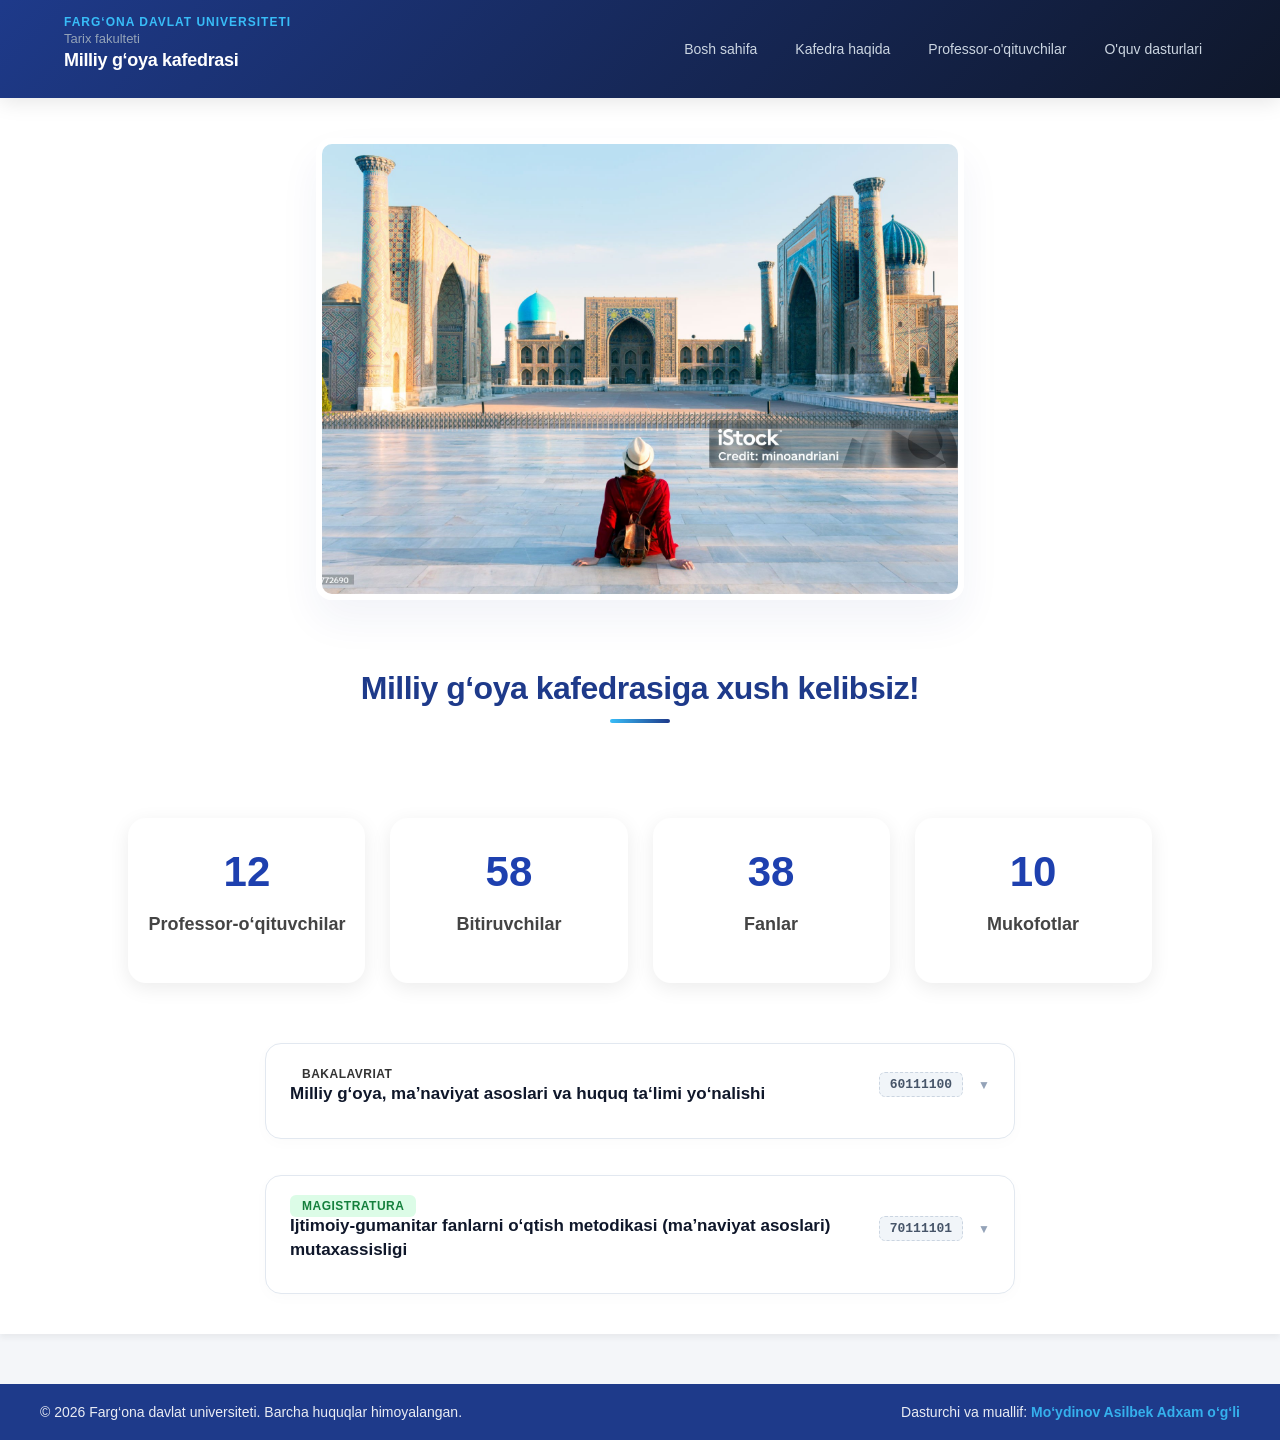
<file: index.html>
<!DOCTYPE html>
<html lang="uz">
<head>
    <meta charset="UTF-8">
    <meta name="viewport" content="width=device-width, initial-scale=1.0">
    <title>Milliy g‘oya kafedrasi</title>
    <link rel="stylesheet" href="style.css">
</head>
<body>

    <header>
        <div class="logo-area">
            <span class="univ-name">Farg‘ona davlat universiteti</span>
            <span class="faculty-name">Tarix fakulteti</span>
            <h1 class="dept-name">Milliy g‘oya kafedrasi</h1>
        </div>

        <nav>
            <a href="index.html">Bosh sahifa</a>
            <a href="about.html">Kafedra haqida</a>
            <a href="teachers.html">Professor-o'qituvchilar</a>
            <a href="#syllabus">O'quv dasturlari</a>
        </nav>
    </header>

    <section id="home">
        <div id="hero">
            <img src="bino.jpg" alt="Universitet binosi" class="banner-img">
        </div>

        <div class="welcome-section">
            <h2>Milliy g‘oya kafedrasiga xush kelibsiz!</h2>
            <section class="stats-section">
    <div class="stat-card">
        <span class="stat-number" data-target="12">0</span>
        <h3>Professor-o‘qituvchilar</h3>
    </div>

    <div class="stat-card">
        <span class="stat-number" data-target="58">0</span>
        <h3>Bitiruvchilar</h3>
    </div>

    <div class="stat-card">
        <span class="stat-number" data-target="38">0</span>
        <h3>Fanlar</h3>
    </div>

    <div class="stat-card">
        <span class="stat-number" data-target="10">0</span>
        <h3>Mukofotlar</h3>
    </div>
</section>
            <div class="program-grid">
                
                                   
                   <div class="program-card">
    <div class="program-header" onclick="toggleProgram('bakalavr-content', this)">
        <div>
            <span class="program-badge">Bakalavriat</span>
            <h3 class="program-title">Milliy g‘oya, ma’naviyat asoslari va huquq ta‘limi yo‘nalishi</h3>
        </div>
        <div class="right-area">
            <span class="program-code">60111100</span>
            <span class="arrow">▼</span>
        </div>
    </div>

    <div id="bakalavr-content" class="accordion-content">
        <div class="sub-menu-grid">
            <a href="docs/malaka_bakalavr.pdf" target="_blank" class="sub-menu-item">
                <span class="icon">📋</span>
                <div>
                    <h4>Malaka talablari</h4>
                    <p>Davlat ta'lim standartlari</p>
                </div>
            </a>
            <a href="docs/reja_bakalavr.pdf" target="_blank" class="sub-menu-item">
                <span class="icon">📅</span>
                <div>
                    <h4>O‘quv rejalar</h4>
                    <p>Fanlar taqsimoti va semestrlar</p>
                </div>
            </a>
            <a href="docs/dastur_bakalavr.pdf" target="_blank" class="sub-menu-item">
                <span class="icon">📚</span>
                <div>
                    <h4>O‘quv dasturlari</h4>
                    <p>Fanlar mundarijasi va dasturi</p>
                </div>
            </a>
            <a href="bitiruvchilar.html" class="sub-menu-item">
                <span class="icon">🎓</span>
                <div>
                    <h4>Bitiruvchilar</h4>
                    <p>Talabalar ro'yxati va yutuqlari</p>
                </div>
            </a>
            <a href="iqtidorli_talabalar.html" class="sub-menu-item">
                <span class="icon">⭐</span>
                <div>
                    <h4>Iqtidorli talabalar</h4>
                    <p>Yutuqlar va ilmiy faoliyatlar</p>
                </div>
            </a>
        </div>
    </div>
</div>

<div class="program-card">
    <div class="program-header" onclick="toggleProgram('magistr-content', this)">
        <div>
            <span class="program-badge master">Magistratura</span>
            <h3 class="program-title">Ijtimoiy-gumanitar fanlarni o‘qtish metodikasi (ma’naviyat asoslari) mutaxassisligi</h3>
        </div>
        <div class="right-area">
            <span class="program-code">70111101</span>
            <span class="arrow">▼</span>
        </div>
    </div>
    
    <div id="magistr-content" class="accordion-content">
        <div class="sub-menu-grid">
            <a href="docs/malaka_magistr.pdf" target="_blank" class="sub-menu-item">
                <span class="icon">📋</span>
                <div>
                    <h4>Malaka talablari</h4>
                    <p>Magistratura mutaxassislik talablari</p>
                </div>
            </a>
            <a href="docs/reja_magistr.pdf" target="_blank" class="sub-menu-item">
                <span class="icon">📅</span>
                <div>
                    <h4>O‘quv rejalar</h4>
                    <p>Ilmiy va o'quv rejalari majmuasi</p>
                </div>
            </a>
            <a href="docs/dastur_magistr.pdf" target="_blank" class="sub-menu-item">
                <span class="icon">📚</span>
                <div>
                    <h4>O‘quv dasturlari</h4>
                    <p>Mutaxassislik fanlari dasturlari</p>
                </div>
            </a>
        </div>
    </div>
</div>

            </div> </div> </section> <script>
        function toggleProgram(contentId, headerElement) {
            const content = document.getElementById(contentId);
            const card = headerElement.parentElement;
            const arrow = headerElement.querySelector('.arrow');
            
            // Faol klasni o'zgartirish
            card.classList.toggle('active');
            
            if (card.classList.contains('active')) {
                // Ichidagi tugmalarning haqiqiy balandligini o'lchab ochadi
                content.style.maxHeight = content.scrollHeight + "px";
                arrow.style.transform = "rotate(180deg)";
            } else {
                // Yopilganda balandlikni nol qiladi
                content.style.maxHeight = "0";
                arrow.style.transform = "rotate(0deg)";
           }
}
</script>

<!-- --- SAYTNING ENG PASTKI MUALLIF QISMI (FOOTER) --- -->
<footer class="site-footer">
    <div class="footer-container">
        <p class="copyright">&copy; 2026 Farg‘ona davlat universiteti. Barcha huquqlar himoyalangan.</p>
        <p class="developer">Dasturchi va muallif: <a href="Mo‘ydinov Asilbek Adxam o‘g‘li" target="_blank">Mo‘ydinov Asilbek Adxam o‘g‘li</a></p>
    </div>
</footer>
<script>
const counters = document.querySelectorAll('.stat-number');
counters.forEach(counter => {
    const updateCounter = () => {
        const target = +counter.getAttribute('data-target');
        const count = +counter.innerText;
        const increment = target / 100;
        if(count < target){
            counter.innerText = Math.ceil(count + increment);
            setTimeout(updateCounter, 20);
        } else {
            counter.innerText = target;
        }
    };
    updateCounter();
});
</script>
</body>
</html>
</file>
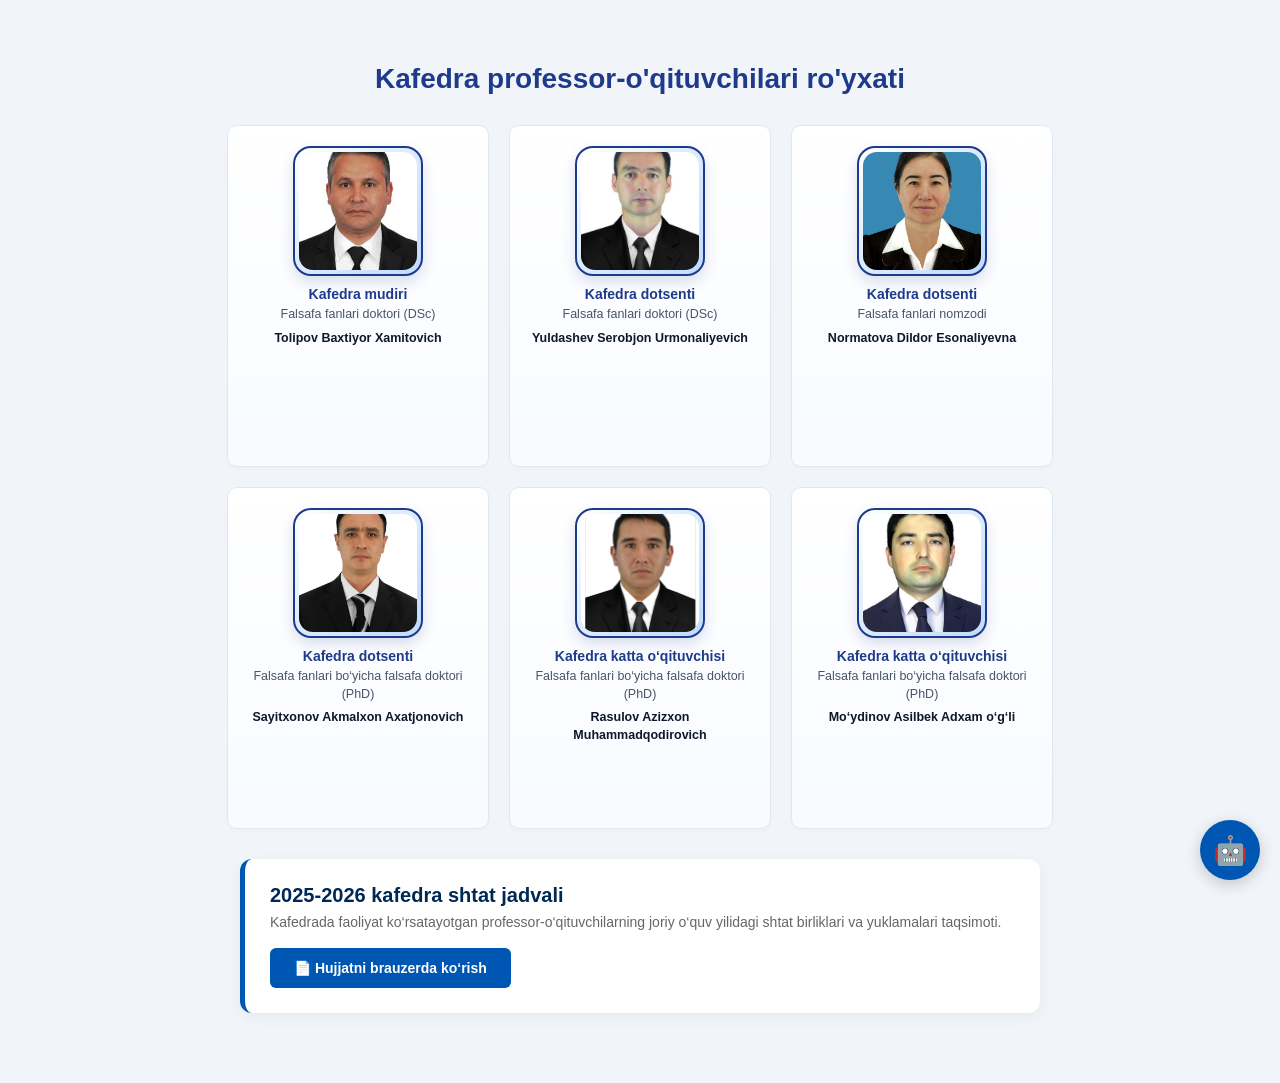
<file: teachers.html>
<!DOCTYPE html>
<html lang="uz">
<head>
    <meta charset="UTF-8">
    <meta name="viewport" content="width=device-width, initial-scale=1.0">
    <title>Kafedra professor-o'qituvchilari</title>
    <link rel="stylesheet" href="style.css">
    <style>
        body {
            font-family: 'Segoe UI', sans-serif;
            background-color: #f1f5f9;
            margin: 0;
            padding: 40px 20px;
        }
        .teachers-container {
            max-width: 1000px;
            margin: 0 auto;
            text-align: center;
        }
        .teachers-container h2 {
            color: #1e3a8a;
            margin-bottom: 30px;
            font-size: 28px;
        }
    </style>
</head>
<body>

    <div class="teachers-container">
        <h2>Kafedra professor-o'qituvchilari ro'yxati</h2>
        
        <div class="teacher-grid">
            <!-- 1-O'qituvchi -->
            <div class="teacher-card">
                <div class="teacher-avatar">
                    <img src="mudir.jpg" alt="Kafedra mudiri" class="teacher-avatar-img">
                </div>
                <p class="role">Kafedra mudiri</p>
                <p class="degree">Falsafa fanlari doktori (DSc)</p>
                <p class="full-name">Tolipov Baxtiyor Xamitovich</p>
            </div>
            
            <!-- 2-O'qituvchi -->
            <div class="teacher-card">
                <div class="teacher-avatar">
                    <img src="serobaka.jpg" alt="Kafedra dotsenti" class="teacher-avatar-img">
                </div>
                <p class="role">Kafedra dotsenti</p>
                <p class="degree">Falsafa fanlari doktori (DSc)</p>
                <p class="full-name">Yuldashev Serobjon Urmonaliyevich</p>
            </div>

            <!-- 3-O'qituvchi -->
            <div class="teacher-card">
                <div class="teacher-avatar">
                    <img src="Normatova.jpg" alt="Kafedra dotsenti" class="teacher-avatar-img">
                </div>
                <p class="role">Kafedra dotsenti</p>
                <p class="degree">Falsafa fanlari nomzodi</p>
                <p class="full-name">Normatova Dildor Esonaliyevna</p>
            </div>

            <!-- 4-O'qituvchi -->
            <div class="teacher-card">
                <div class="teacher-avatar">
                    <img src="akmalxonaka.jpg" alt="Kafedra dotsenti" class="teacher-avatar-img">
                </div>
                <p class="role">Kafedra dotsenti</p>
                <p class="degree">Falsafa fanlari bo‘yicha falsafa doktori (PhD)</p>
                <p class="full-name">Sayitxonov Akmalxon Axatjonovich</p>
            </div>

            <!-- 5-O'qituvchi -->
            <div class="teacher-card">
                <div class="teacher-avatar">
                    <img src="Azizxon.jpg" alt="Kafedra katta o'qituvchisi" class="teacher-avatar-img">
                </div>
                <p class="role">Kafedra katta o‘qituvchisi</p>
                <p class="degree">Falsafa fanlari bo‘yicha falsafa doktori (PhD)</p>
                <p class="full-name">Rasulov Azizxon Muhammadqodirovich</p>
            </div>

            <!-- 6-O'qituvchi -->
            <div class="teacher-card">
                <div class="teacher-avatar">
                    <img src="Asilbek.jpg" alt="Kafedra katta o'qituvchisi" class="teacher-avatar-img">
                </div>
                <p class="role">Kafedra katta o‘qituvchisi</p>
                <p class="degree">Falsafa fanlari bo‘yicha falsafa doktori (PhD)</p>
                <p class="full-name">Mo‘ydinov Asilbek Adxam o‘g‘li</p>
            </div>
        </div>
    </div>
<!-- Professor-o'qituvchilar ro'yxatidan keyin joylashtiriladi -->
<section class="shtat-section" style="margin: 30px auto; max-width: 800px; padding: 0 15px;">
        <div class="shtat-container">
            <div class="shtat-card" style="background-color: #ffffff; border-radius: 12px; padding: 25px; box-shadow: 0 4px 15px rgba(0, 0, 0, 0.05); border-left: 5px solid #0056b3; display: flex; flex-direction: column; gap: 15px;">
                
                <div class="shtat-info">
                    <h3 style="margin: 0 0 5px 0; color: #002855; font-size: 20px;">2025-2026 kafedra shtat jadvali</h3>
                    <p style="margin: 0; color: #666; font-size: 14px; line-height: 1.5;">Kafedrada faoliyat ko‘rsatayotgan professor-o‘qituvchilarning joriy o‘quv yilidagi shtat birliklari va yuklamalari taqsimoti.</p>
                </div>

                <div class="shtat-action">
                    <a href="docs/kafedra_shtat.pdf" style="display: inline-flex; align-items: center; gap: 8px; padding: 12px 24px; background-color: #0056b3; color: white; text-decoration: none; border-radius: 6px; font-weight: bold; font-size: 14px; transition: background-color 0.2s;">
                        📄 Hujjatni brauzerda ko‘rish
                    </a>
                </div>

            </div>
        </div>
    </section>
 <div class="ai-chat-wrapper">
    <div class="ai-chat-box" id="aiChatBox">
        <div class="ai-chat-header">
            <span class="ai-status-dot"></span>
            <h4>AI Assistent (Gemini)</h4>
            <button onclick="toggleAiChat()" class="close-chat-btn">&times;</button>
        </div>
        <div class="ai-chat-body">
            <div class="ai-message system">
                Salom! Men kafedra AI assistentiman. Sizga qanday yordam bera olaman?
            </div>
        </div>
        <div class="ai-chat-footer">
            <input type="text" placeholder="Savolingizni yozing..." id="aiInput">
            <button id="sendAiBtn">➤</button>
        </div>
    </div>

    <button class="ai-chat-toggle-btn" onclick="toggleAiChat()">
        🤖
    </button>
</div>

<script>
function toggleAiChat() {
    const chatBox = document.getElementById('aiChatBox');
    if (chatBox.style.display === 'flex') {
        chatBox.style.display = 'none';
    } else {
        chatBox.style.display = 'flex';
    }
}
</script>               
</body>
</html>
</file>
<file: style.css>
/* Umumiy sozlamalar */
body {
    font-family: 'Segoe UI', Tahoma, Geneva, Verdana, sans-serif;
    margin: 0;
    padding: 0;
    background-color: #f4f6f9;
    color: #333;
}

/* Yuqori menyu dizayni */
/* 2. Header va Navigatsiya Menyusi (Yangilangan) */
header {
    background: linear-gradient(135deg, #1e3a8a 0%, #0f172a 100%);
    padding: 15px 5%;
    position: sticky;
    top: 0;
    z-index: 1000;
    box-shadow: 0 4px 20px rgba(0, 0, 0, 0.1);
    display: flex;
    justify-content: space-between;
    align-items: center;
}

/* Chap tomondagi akademik matnlar bloki */
.logo-area {
    display: flex;
    flex-direction: column;
    gap: 2px;
}

.univ-name {
    color: #38bdf8; /* Och havorang urg'u */
    font-size: 12px;
    text-transform: uppercase;
    letter-spacing: 1px;
    font-weight: 600;
}

.faculty-name {
    color: #94a3b8;
    font-size: 13px;
    font-weight: 400;
}

header h1.dept-name {
    color: #ffffff;
    font-size: 18px;
    font-weight: 700;
    margin-top: 2px;
    letter-spacing: -0.3px;
}

/* O'ng tomondagi menyu tugmalari */
header nav {
    display: flex;
    gap: 10px;
}

header nav a {
    color: #cbd5e1;
    text-decoration: none;
    font-weight: 500;
    font-size: 14px;
    transition: all 0.3s ease;
    padding: 8px 14px;
    border-radius: 6px;
    white-space: nowrap; /* Yozuvlar ikki qatorga bo'linib ketmasligi uchun */
}

header nav a:hover {
    color: #ffffff;
    background-color: rgba(255, 255, 255, 0.1);
}

/* Asosiy banner qismi */
#home {
    text-align: center;
    padding: 80px 20px;
    background-color: #ffffff;
    box-shadow: 0 4px 6px rgba(0,0,0,0.05);
}

#home h1 {
    color: #1e3a8a;
    font-size: 36px;
    margin-bottom: 10px;
}

/* O'qituvchilar bo'limi */
#teachers {
    padding: 50px;
    text-align: center;
}

#teachers h2 {
    color: #1e3a8a;
    margin-bottom: 30px;
}

.teacher-grid {
    display: grid;
    grid-template-columns: repeat(4, minmax(200px, 1fr));
    gap: 18px;
    align-items: stretch;
    justify-items: center;
}

.teacher-card {
    background: linear-gradient(180deg, #ffffff 0%, #f8fbff 100%);
    padding: 16px 14px;
    border-radius: 14px;
    width: 100%;
    max-width: 220px;
    min-height: 300px;
    box-shadow: 0 8px 20px rgba(15, 23, 42, 0.08);
    border-top: 3px solid #1e3a8a;
    display: flex;
    flex-direction: column;
    align-items: center;
    justify-content: flex-start;
    text-align: center;
}

.teacher-avatar {
    margin: 0 auto 12px auto;
    width: 118px;
    height: 118px;
    display: flex;
    align-items: center;
    justify-content: center;
    border-radius: 18px;
    padding: 4px;
    background: linear-gradient(135deg, #ffffff 0%, #dbeafe 50%, #bfdbfe 100%);
    box-shadow: 0 6px 14px rgba(30, 58, 138, 0.16);
    border: 2px solid #1e3a8a;
}

.teacher-avatar-img {
    width: 100%;
    height: 100%;
    border-radius: 14px;
    object-fit: cover;
    background-color: #ffffff;
    display: block;
}

.teacher-card .role {
    margin: 0 0 4px 0;
    font-size: 14px;
    font-weight: 700;
    color: #1e3a8a;
}

.teacher-card .degree,
.teacher-card .full-name {
    margin: 0 0 4px 0;
    font-size: 12.5px;
    color: #475569;
    line-height: 1.4;
}

.teacher-card .full-name {
    margin-top: 2px;
    font-weight: 700;
    color: #0f172a;
}

@media (max-width: 1200px) {
    .teacher-grid {
        grid-template-columns: repeat(2, minmax(200px, 1fr));
    }
}

@media (max-width: 640px) {
    .teacher-grid {
        grid-template-columns: 1fr;
    }

    .teacher-card {
        max-width: 280px;
        min-height: auto;
    }
}

/* Sillabuslar bo'limi dizayni */
#syllabus {
    padding: 50px;
    background-color: #ffffff;
    text-align: center;
    margin-top: 30px;
    box-shadow: 0 -4px 6px rgba(0,0,0,0.02);
}

#syllabus h2 {
    color: #1e3a8a;
}

.syllabus-list {
    max-width: 600px;
    margin: 30px auto;
    text-align: left;
}

.syllabus-item {
    background-color: #f4f6f9;
    padding: 15px 20px;
    margin-bottom: 10px;
    border-radius: 6px;
    display: flex;
    justify-content: space-between;
    align-items: center;
    border-left: 5px solid #38bdf8; /* Chap tarafiga och ko'k chiziq */
}

.syllabus-item span {
    font-weight: 500;
}

/* Yuklab olish tugmasi dizayni */
.download-btn {
    background-color: #1e3a8a;
    color: white;
    text-decoration: none;
    padding: 8px 15px;
    border-radius: 4px;
    font-size: 14px;
    font-weight: bold;
    transition: 0.3s;
}

.download-btn:hover {
    background-color: #38bdf8;
    color: #1e3a8a;
}/* Yuklab olish bo'limidagi matn rangini to'g'rilash */
.syllabus-item span {
    color: #1e3a8a; /* Matn rangini chiroyli to'q ko'k qiladi */
}

/* "Tez kunda" deb yozilgan havolani ham ko'rinadigan qilish */
.syllabus-item a[href="#"] {
    color: #ef4444; /* Uni qizil rangda ko'rsatadi */
    text-decoration: none;
    font-weight: bold;
/* --- Rasm va Banner Qismi --- */
#hero {
    max-width: 1000px;
    margin: 40px auto 20px auto; /* Tepadagi menyudan va pastdagi matndan chiroyli masofa */
    padding: 0 20px;
    text-align: center;
}

#hero img {
    width: 100%;
    max-height: 400px; /* Rasmni juda katta bo'lib ketishidan saqlaydi */
    object-fit: cover; /* Rasmni cho'zib yubormasdan, chiroyli kesib joylashtiradi */
    border-radius: 16px; /* Burchaklarini zamonaviy yumaloq qiladi */
    box-shadow: 0 10px 25px rgba(15, 23, 42, 0.08); /* Atrofiga muloyim professional soya beradi */
    transition: transform 0.3s ease;
}

#hero img:hover {
    transform: scale(1.01); /* Sichqoncha kelganda rasm salgina kattalashadi */
}
}

.instruction {
    color: #6b7280;
    margin-bottom: 25px;
    font-style: italic;
}

.accordion-container {
    max-width: 800px;
    margin: 0 auto;
    text-align: left;
}

.accordion-item {
    background-color: white;
    margin-bottom: 15px;
    border-radius: 8px;
    box-shadow: 0 4px 6px rgba(0, 0, 0, 0.05);
    overflow: hidden;
    border-left: 5px solid #1e3a8a;
}

.accordion-header {
    background-color: #ffffff;
    color: #1e3a8a;
    padding: 20px;
    font-size: 18px;
    font-weight: bold;
    cursor: pointer;
    display: flex;
    justify-content: space-between;
    align-items: center;
    transition: background 0.3s;
    user-select: none;
}

.accordion-header:hover {
    background-color: #f1f5f9;
}

.accordion-header span {
    font-size: 22px;
    color: #38bdf8;
    transition: 0.3s;
}

/* Berkinib turadigan kontent qismi */
.accordion-content {
    max-height: 0;
    overflow: hidden;
    transition: max-height 0.3s ease-out;
    background-color: #fcfdfe;
}

.accordion-content p {
    padding: 0 20px 20px 20px;
    margin: 0;
    line-height: 1.6;
    color: #4b5563;
}/* "Xush kelibsiz" sarlavhasi dizayni */
#home h1 {
    font-family: 'Segoe UI', Roboto, sans-serif;
    color: #1e3a8a;
    font-size: 38px;
    font-weight: 800;
    margin-bottom: 25px;
    letter-spacing: -0.5px; /* Harflarni bir-biriga yaqinroq va nafis qiladi */
}

/* Yangi zamonaviy blok (Badge) dizayni */
.platform-badge {
    background: linear-gradient(135deg, #f0f4f8 0%, #e2e8f0 100%);
    border-left: 5px solid #38bdf8; /* Och ko'k urg'u chizig'i */
    display: inline-flex;
    align-items: center;
    justify-content: center;
    gap: 15px;
    padding: 12px 25px;
    border-radius: 30px; /* Yumaloq chiroyli kapsula shakli */
    max-width: 85%;
    margin: 0 auto;
    box-shadow: 0 4px 12px rgba(0, 0, 0, 0.03);
}

/* Yo'nalish kodi (60111100) uchun chiroyli ko'k quticha */
.code-number {
    background-color: #1e3a8a;
    color: white;
    font-weight: bold;
    padding: 6px 14px;
    border-radius: 20px;
    font-size: 14px;
    letter-spacing: 1px;
}

/* Asosiy matn shrifti va dizayni */
.platform-text {
    margin: 0;
    color: #334155;
    font-size: 15px;
    font-weight: 600;
    text-transform: uppercase; /* Harflarni tartibli katta qiladi */
    letter-spacing: 0.5px;
    line-height: 1.4;
    text-align: left;
}/* Akkordeon ichidagi raqamlangan ro'yxat dizayni */
.task-list {
    padding-left: 20px;
    padding-bottom: 20px;
    margin: 0;
    color: #4b5563;
}

.task-list li {
    margin-bottom: 10px; /* Qatorlar orasidagi masofa */
    line-height: 1.5;
    font-size: 15px;
}

.task-list li::marker {
    color: #1e3a8a; /* Raqamlarning rangini to'q ko'k qiladi */
    font-weight: bold;
}/* O'qituvchilar blokining ichki dizayni */
.teacher-grid {
    display: flex;
    flex-wrap: wrap;
    gap: 20px;
    justify-content: center;
}

.teacher-card {
    background-color: #f8fafc;
    border: 1px solid #e2e8f0;
    border-radius: 10px;
    padding: 20px;
    width: 220px;
    text-align: center;
    box-shadow: 0 2px 5px rgba(0,0,0,0.02);
    transition: transform 0.2s;
}

.teacher-card:hover {
    transform: translateY(-5px); /* Sichqoncha kelganda ozgina tepaga ko'tariladi */
    border-color: #38bdf8;
}

.teacher-avatar {
    font-size: 40px;
    margin-bottom: 10px;
}

.teacher-card h3 {
    margin: 10px 0 5px 0;
    color: #1e3a8a;
    font-size: 18px;
}

.role {
    margin: 0;
    font-weight: bold;
    color: #334155;
    font-size: 14px;
}

.degree {
    margin: 5px 0 0 0;
    color: #64748b;
    font-size: 13px;
}/* --- Bakalavr va Magistr bloklari tizimi --- */
.edu-stages-container {
    display: flex;
    flex-direction: column;
    gap: 20px; /* Ikki blok orasidagi masofa */
    align-items: center;
    margin-top: 25px;
}

.stage-card {
    display: flex;
    align-items: center;
    gap: 15px;
    background-color: #ffffff;
    padding: 10px 20px;
    border-radius: 50px;
    border: 1px solid #e2e8f0;
    box-shadow: 0 4px 10px rgba(0, 0, 0, 0.02);
    width: 100%;
    max-width: 850px;
}

/* --- Professional Yo'nalishlar Dizayni --- */
.program-grid {
    display: flex;
    flex-direction: column;
    gap: 16px;
    max-width: 750px;
    margin: 30px auto 0 auto;
}

.program-card {
    background: #ffffff;
    border: 1px solid #e2e8f0;
    border-radius: 12px;
    padding: 20px 24px;
    text-align: left; /* Matnni chapdan tekislaydi, bu o'qishni osonlashtiradi */
    box-shadow: 0 4px 6px -1px rgba(15, 23, 42, 0.03);
    transition: all 0.3s cubic-bezier(0.4, 0, 0.2, 1);
}

/* Sichqoncha kelgandagi nozik effekt */
.program-card:hover {
    transform: translateX(4px); /* O'ngga biroz jilb saytni jonli ko'rsatadi */
    border-color: #38bdf8;
    box-shadow: 0 10px 20px -5px rgba(15, 23, 42, 0.06);
}

.program-header {
    display: flex;
    justify-content: space-between;
    align-items: center;
    margin-bottom: 12px;
}

/* Nishonchalar (Badges) */
.program-badge {
    padding: 4px 12px;
    border-radius: 6px;
    font-size: 12px;
    font-weight: 700;
    text-transform: uppercase;
    letter-spacing: 0.5px;
}

.program-badge.bachelor {
    background-color: #e0f2fe;
    color: #0369a1;
}

.program-badge.master {
    background-color: #dcfce7;
    color: #15803d;
}

/* Shaffof va chiroyli yo'nalish kodi */
.program-code {
    font-family: monospace; /* Kodlar uchun maxsus shrift */
    background-color: #f1f5f9;
    color: #475569;
    padding: 4px 10px;
    border-radius: 6px;
    font-size: 13px;
    font-weight: 600;
    border: 1px dashed #cbd5e1;
}

/* Yo'nalish nomi */
.program-title {
    color: #0f172a;
    font-size: 17px;
    font-weight: 600;
    line-height: 1.4;
    margin: 0;
}/* --- Yo'nalishlar ichidagi yangi menyu dizayni --- */
.program-card.accordion-item {
    padding: 0; /* Ichki kontent silliq ochilishi uchun chetlarini tozalaymiz */
    cursor: pointer;
}

.program-header.accordion-header {
    padding: 24px;
    display: flex;
    justify-content: space-between;
    align-items: center;
    width: 100%;
}

.right-area {
    display: flex;
    align-items: center;
    gap: 15px;
}

.arrow {
    color: #94a3b8;
    font-size: 12px;
    transition: transform 0.3s ease;
}

/* Kartochka ochilganda strelkani tepaga qaratadi */
.accordion-item.active .arrow {
    transform: rotate(180deg);
    color: #1e3a8a;
}

/* Ichki hujjatlar joylashuvi (Grid) */
.sub-menu-grid {
    display: grid;
    grid-template-columns: repeat(auto-fit, minmax(200px, 1fr));
    gap: 15px;
    padding: 0 24px 24px 24px; /* Faqat ochilganda ko'rinadigan chiroyli masofalar */
    background-color: #f8fafc; /* Och kulrang ichki fon */
}

/* Ichki tugmalar (Hujjat havolalari) */
.sub-menu-item {
    background: #ffffff;
    border: 1px solid #e2e8f0;
    border-radius: 10px;
    padding: 14px 18px;
    display: flex;
    align-items: center;
    gap: 12px;
    text-decoration: none;
    transition: all 0.2s ease;
}

.sub-menu-item:hover {
    border-color: #38bdf8;
    background-color: #f0fdfa; /* Yengil och yashil-havorang effekt */
    transform: translateY(-2px);
    box-shadow: 0 4px 12px rgba(0, 0, 0, 0.05);
}

.sub-menu-item .icon {
    font-size: 24px;
    background: #f1f5f9;
    padding: 8px;
    border-radius: 8px;
}

.sub-menu-item h4 {
    margin: 0;
    color: #1e3a8a;
    font-size: 14px;
    font-weight: 600;
}

.sub-menu-item p {
    margin: 2px 0 0 0;
    color: #64748b;
    font-size: 11px;
    padding: 0; /* Eski p uslublarini bekor qiladi */
}/* Mana shu kod yo'nalishlar kartochkasi silliq ochilishi uchun shart: */
.accordion-content {
    max-height: 0;
    overflow: hidden;
    transition: max-height 0.3s ease-out; /* Silliq pastga tushish effekti */
}/* --- 1. Xush kelibsiz sarlavhasi dizayni --- */
.welcome-section h2 {
    color: #1e3a8a; /* Milliy to'q ko'k rang */
    font-size: 32px;
    font-weight: 800;
    text-align: center;
    margin-top: 40px;
    margin-bottom: 35px;
    letter-spacing: -0.5px;
    position: relative;
    display: inline-block;
    width: 100%;
}

/* Sarlavha tagidagi chiroyli mitti chiziqcha */
.welcome-section h2::after {
    content: '';
    display: block;
    width: 60px;
    height: 4px;
    background: linear-gradient(90deg, #38bdf8, #1e3a8a);
    margin: 12px auto 0 auto;
    border-radius: 2px;
}

/* --- 2. Qisilib qolgan ichki menyuni havodor qilish --- */
.program-card {
    background: #ffffff;
    border: 1px solid #e2e8f0;
    border-radius: 16px; /* Burchaklari yanada silliq */
    margin-bottom: 20px;
    box-shadow: 0 4px 15px rgba(15, 23, 42, 0.02);
    overflow: hidden;
}

.sub-menu-grid {
    display: grid;
    grid-template-columns: repeat(auto-fit, minmax(220px, 1fr)); /* Bloklar kengligi kengaytirildi */
    gap: 20px; /* Bloklar orasidagi masofa ochildi */
    padding: 24px 30px 30px 30px; /* Chetlaridan keng joy tashlandi */
    background-color: #f8fafc; /* Toza va yengil fon */
    border-top: 1px solid #f1f5f9;
}

.sub-menu-item {
    background: #ffffff;
    border: 1px solid #e2e8f0;
    border-radius: 12px;
    padding: 20px 18px; /* Ichki havo ko'paytirildi */
    display: flex;
    align-items: center;
    gap: 15px;
    text-decoration: none;
    transition: all 0.25s ease;
}

/* Sichqoncha kelganda nafis reaksiya */
.sub-menu-item:hover {
    border-color: #38bdf8;
    background-color: #f0fdfa; 
    transform: translateY(-3px); /* Bir oz tepaga ko'tariladi */
    box-shadow: 0 8px 20px rgba(15, 23, 42, 0.06);
}

.sub-menu-item .icon {
    font-size: 26px;
    background: #f1f5f9;
    padding: 10px;
    border-radius: 10px;
    display: flex;
    align-items: center;
    justify-content: center;
}

.sub-menu-item h4 {
    margin: 0;
    color: #1e3a8a;
    font-size: 15px;
    font-weight: 700;
}

.sub-menu-item p {
    margin: 4px 0 0 0;
    color: #64748b;
    font-size: 12px;
    line-height: 1.3;
}/* --- Ichki bo'limlarni bitta qatorga chiroyli tekislash --- */
.sub-menu-grid {
    display: flex;
    flex-direction: row; /* Elementlarni majburiy bitta qatorga tizadi */
    justify-content: space-between; /* Bloklar orasini teng ochadi */
    gap: 15px; /* Bloklar orasidagi masofa */
    padding: 20px 24px 24px 24px;
    background-color: #f8fafc;
    border-top: 1px solid #e2e8f0;
}

/* Ichidagi har bir tugma (Card) dizayni */
.sub-menu-item {
    flex: 1; /* Hamma tugmalar bir xil teng kenglikda bo'ladi */
    background: #ffffff;
    border: 1px solid #e2e8f0;
    border-radius: 12px;
    padding: 16px 14px;
    display: flex;
    align-items: center;
    gap: 12px;
    text-decoration: none;
    transition: all 0.25s ease;
    min-width: 0; /* Matnlar sig'may qolib chetga chiqib ketmasligi uchun */
}

/* Sichqoncha kelganda nafis effekt */
.sub-menu-item:hover {
    border-color: #38bdf8;
    background-color: #f0fdfa;
    transform: translateY(-3px);
    box-shadow: 0 6px 15px rgba(15, 23, 42, 0.05);
}

.sub-menu-item .icon {
    font-size: 24px;
    background: #f1f5f9;
    padding: 8px;
    border-radius: 8px;
    flex-shrink: 0; /* Ikonka siqilib qolmasligi uchun */
}

.sub-menu-item h4 {
    margin: 0;
    color: #1e3a8a;
    font-size: 14px;
    font-weight: 700;
    white-space: nowrap; /* Yozuv bitta qatorda tursin */
}

.sub-menu-item p {
    margin: 2px 0 0 0;
    color: #64748b;
    font-size: 11px;
    line-height: 1.2;
}

/* --- Mobil telefonlar uchun moslashuvchanlik (Responsive) --- */
@media (max-width: 768px) {
    .sub-menu-grid {
        flex-direction: column; /* Telefonlarda rasmda turgandek qulay pastma-past tushadi */
    }
}/* --- Qahramon (Banner) qismini ilmiy va ixcham qilish --- */
#home {
    background-color: #ffffff; /* Oq fon ko'proq bo'lishi uchun */
    padding-top: 40px;
    padding-bottom: 20px;
    display: flex;
    flex-direction: column;
    align-items: center; /* Rasmni shundoq markazga tekislaydi */
}

.banner-img {
    width: 85%; /* Rasmni chetlardan qisib, ixcham qiladi */
    max-width: 900px; /* Katta ekranlarda ham me'yordan oshib ketmaydi */
    height: 380px; /* Balandligi me'yorlashtirildi */
    object-fit: cover; /* Rasm sifati buzilmasdan joylashadi */
    border-radius: 12px; /* Burchaklari nafis silliq */
    border: 4px solid #ffffff; /* Rasm atrofida oq ramka */
    box-shadow: 0 10px 30px rgba(30, 58, 138, 0.08); /* Nafis ilmiy to'q ko'k soya */
    margin: 0 auto 25px auto;
    display: block;
    transition: all 0.3s ease;
}

/* Sichqoncha rasmga kelganda olijanob salobat beradi */
.banner-img:hover {
    transform: scale(1.01);
    box-shadow: 0 15px 35px rgba(30, 58, 138, 0.12);
}/* --- Yangi Milliy-Akademik Banner Dizayni --- */
.banner-img {
    width: 90%; /* Kengligi biroz oshirildi, rasm mazmuni yaxshi ko'rinishi uchun */
    max-width: 1100px;
    height: 450px; /* Rasmdagi madrasalar to'liq va salobatli ko'rinishi uchun balandlik moslandi */
    object-fit: cover;
    object-position: center 60%; /* Diqqat markazini binolar va gumbazlarga qaratadi */
    border-radius: 16px; /* Yanada silliq burchaklar */
    border: 6px solid #ffffff; /* Oq akademik ramka */
    box-shadow: 0 20px 40px rgba(30, 58, 138, 0.06); /* Muloyim ko'k-kulrang soya */
    margin: 0 auto 30px auto;
    display: block;
    transition: all 0.4s ease;
}

.banner-img:hover {
    transform: translateY(-5px); /* Sichqoncha kelganda yengil yuqoriga ko'tarilish effekti */
    box-shadow: 0 25px 50px rgba(30, 58, 138, 0.12);
}/* --- Sayt footer (mualliflik) dizayni --- */
.site-footer {
    background-color: #1e3a8a; /* Tepadagi header bilan bir xil milliy to'q ko'k rang */
    color: #ffffff;
    padding: 20px 0;
    margin-top: 50px; /* Kontentdan chiroyli masofa ajratadi */
    font-family: sans-serif;
}

.footer-container {
    max-width: 1200px;
    margin: 0 auto;
    padding: 0 20px;
    display: flex;
    justify-content: space-between; /* Chap va o'ng tarfga tekislaydi */
    align-items: center;
    flex-wrap: wrap; /* Telefonlarda rasm buzilmasligi uchun */
    gap: 10px;
}

.site-footer p {
    margin: 0;
    font-size: 14px;
    opacity: 0.9;
}

.site-footer .developer a {
    color: #38bdf8; /* Havorang chiroyli havola */
    text-decoration: none;
    font-weight: 700;
    transition: color 0.25s ease;
}

/* Sichqoncha ismingizga kelganda oq rangga o'tadi */
.site-footer .developer a:hover {
    color: #ffffff;
    text-decoration: underline;
}

/* Mobil telefonlar uchun moslashuvchanlik */
@media (max-width: 600px) {
    .footer-container {
        flex-direction: column;
        text-align: center;
    }
}/* Boshlang'ich holatda ichki kontent yashirin bo'ladi */
.accordion-content {
    max-height: 0;
    overflow: hidden;
    transition: max-height 0.3s ease-out; /* Silliq ochilish effekti */
}

/* Blok faol (active) bo'lganda kontent ko'rinadi */
.accordion-item.active .accordion-content {
    max-height: 500px; /* Ichidagi elementlar sig'adigan ixtiyoriy balandlik */
}

/* Strelkani aylantirish effekti */
.accordion-header .arrow {
    transition: transform 0.3s ease;
}

.accordion-item.active .arrow {
    transform: rotate(180deg); /* Bosilganda strelka tepaga qarasa */
}

.accordion-header {
    cursor: pointer; /* Sichqoncha borganda bosiladigan qolishi uchun */
}/* AI Chat umumiy qismi */
.ai-chat-wrapper {
    position: fixed;
    bottom: 20px;
    right: 20px;
    z-index: 9999;
    font-family: sans-serif;
}

/* Yumaloq ko'k tugma */
.ai-chat-toggle-btn {
    width: 60px;
    height: 60px;
    background-color: #0056b3;
    color: white;
    border: none;
    border-radius: 50%;
    font-size: 28px;
    cursor: pointer;
    box-shadow: 0 4px 15px rgba(0, 0, 0, 0.2);
    display: flex;
    align-items: center;
    justify-content: center;
    transition: transform 0.2s ease;
}

.ai-chat-toggle-btn:hover {
    transform: scale(1.1);
    background-color: #003d82;
}

/* Chat oynasi (boshida yashirin) */
.ai-chat-box {
    display: none;
    flex-direction: column;
    width: 320px;
    height: 400px;
    background-color: white;
    border-radius: 12px;
    box-shadow: 0 5px 25px rgba(0,0,0,0.15);
    margin-bottom: 15px;
    overflow: hidden;
    border: 1px solid #e0e0e0;
}

/* Chat tepasi */
.ai-chat-header {
    background-color: #0056b3;
    color: white;
    padding: 12px 15px;
    display: flex;
    align-items: center;
    gap: 8px;
}

.ai-status-dot {
    width: 8px;
    height: 8px;
    background-color: #2ecc71;
    border-radius: 50%;
    display: inline-block;
}

.ai-chat-header h4 {
    margin: 0;
    flex-grow: 1;
    font-size: 15px;
}

.close-chat-btn {
    background: none;
    border: none;
    color: white;
    font-size: 20px;
    cursor: pointer;
}

/* Chat ichi (Xabarlar maydoni) */
.ai-chat-body {
    flex-grow: 1;
    padding: 15px;
    background-color: #f8f9fa;
    overflow-y: auto;
}

.ai-message.system {
    background-color: #e3f2fd;
    color: #0d47a1;
    padding: 10px;
    border-radius: 8px;
    font-size: 13px;
    max-width: 85%;
    line-height: 1.4;
}

/* Chat pastki qismi (Kiritish maydoni) */
.ai-chat-footer {
    display: flex;
    padding: 10px;
    border-top: 1px solid #eee;
    background-color: white;
}

.ai-chat-footer input {
    flex-grow: 1;
    border: 1px solid #ccc;
    padding: 8px 12px;
    border-radius: 20px;
    outline: none;
    font-size: 13px;
}

.ai-chat-footer button {
    background: none;
    border: none;
    color: #0056b3;
    font-size: 18px;
    cursor: pointer;
    padding-left: 10px;
}/* Kartochka ichidagi sarlavha (H3 yoki sarlavha klassi uchun) */
.card-title {
    font-size: 16px;          /* Shriftni sal kichikroq qilish */
    font-weight: 600;         /* Qalinroq qilib ko'zga tashlanadigan qilish */
    white-space: nowrap;      /* Matnni bir qatorga majburlash */
    overflow: hidden;         /* Sig'magan joyini yashirish */
    text-overflow: ellipsis;  /* Sig'magan joyiga uchta nuqta (...) qo'yish */
    text-align: center;
}

/* Sarlavha tagidagi izoh matni uchun */
.card-text {
    font-size: 12px;          /* Izoh matnini biroz kichraytirish */
    line-height: 1.4;         /* Qatorlar orasidagi masofa */
    word-break: break-word;   /* So'zlarni bo'g'inlab emas, butunligicha pastga tushirish */
    text-align: center;
}/* Kartochka ichidagi sarlavhalar uchun (Masalan: Malaka talablari, O'quv rejalari) */
.card h3, .card-title {
    font-size: 15px;
    font-weight: 700;
    color: #0d47a1;          /* To'q ko'k rang (dizaynga mos) */
    text-align: center;
    margin-bottom: 8px;
    white-space: normal;     /* Matnni tabiiy pastga tushishiga qo'yib beradi */
    word-break: keep-all;    /* So'zlarni harflarga bo'lib yubormaydi, butunligicha saqlaydi */
}

/* Sarlavha tagidagi kichik matnlar uchun */
.card p, .card-text {
    font-size: 12px;
    line-height: 1.4;
    color: #555;
    text-align: center;
    word-break: keep-all;    /* Harflar ajralib ketishini oldini oladi */
    overflow-wrap: break-word;
}/* --- KAFEDRA KINTOCHKALARI UCHUN MAXSUS TUGATISH --- */

/* 1. Asosiy to'r (Grid) konteyneri */
.sub-menu-grid {
    display: grid !important;
    /* Kartochkalar ekran sig'ishiga qarab avtomatik joylashadi, minimal 180px bo'ladi */
    grid-template-columns: repeat(auto-fit, minmax(180px, 1fr)) !important;
    gap: 20px !important;            /* Kartochkalar orasidagi masofa */
    padding: 15px !important;
    width: 100% !important;
    box-sizing: border-box !important;
}

/* 2. Har bir alohida kartochka (a tegi) */
.sub-menu-item {
    display: flex !important;
    flex-direction: column !important; /* Ikonka tepada, matn pastda bo'lishi uchun */
    align-items: center !important;    /* Ichidagi hamma narsani markazga tekshilaydi */
    text-align: center !important;
    padding: 20px 15px !important;    /* Ichki bo'shliqlar */
    background: #ffffff !important;
    border: 1px solid #e2e8f0 !important;
    border-radius: 12px !important;    /* Burchaklarni chiroyli yumaloq qilish */
    text-decoration: none !important;  /* Tagidagi chiziqni olib tashlaydi */
    transition: all 0.3s ease !important;
    box-shadow: 0 4px 6px -1px rgba(0, 0, 0, 0.05) !important;
}

/* Kartochkaga sichqoncha kelganda effekt */
.sub-menu-item:hover {
    transform: translateY(-4px) !important;
    box-shadow: 0 10px 15px -3px rgba(0, 0, 0, 0.1) !important;
    border-color: #3b82f6 !important;
}

/* 3. Ikonka stili */
.sub-menu-item .icon {
    font-size: 32px !important;        /* Ikonkani kattaroq va chiroyli qiladi */
    margin-bottom: 12px !important;    /* Matndan masofasi */
    display: inline-block !important;
}

/* 4. Sarlavhalar stili (Malaka talablari, O'quv rejalar...) */
.sub-menu-item h4 {
    font-size: 15px !important;
    font-weight: 700 !important;
    color: #1e293b !important;         /* To'q ko'rinishdagi professional rang */
    margin: 0 0 6px 0 !important;
    line-height: 1.3 !important;
    word-break: keep-all !important;   /* So'zlarni harflarga bo'lib yubormaydi */
    overflow-wrap: break-word !important;
}

/* 5. Kichik izoh matnlari stili */
.sub-menu-item p {
    font-size: 12px !important;
    color: #64748b !important;         /* Yumshoq kulrang text */
    margin: 0 !important;
    line-height: 1.4 !important;
    word-break: keep-all !important;   /* Bo'g'inlab xunuk ajratmaydi */
    overflow-wrap: break-word !important;
}/* Matn qirqilib qolishini butunlay o'chirish */
.sub-menu-item h4, 
.sub-menu-grid .sub-menu-item h4 {
    max-width: 100% !important;
    width: auto !important;
    white-space: normal !important;   /* Matnni bir qatorga majburlashni o'chiradi */
    overflow: visible !important;     /* Qirqib tashlashni taqiqlaydi */
    text-overflow: clip !important;   /* Nuqtachalarni olib tashlaydi */
}.stats-section{
    display:grid;
    grid-template-columns:repeat(auto-fit,minmax(220px,1fr));
    gap:25px;
    max-width:1200px;
    margin:60px auto;
    padding:0 20px;
}

.stat-card{
    background:#fff;
    border-radius:18px;
    padding:30px 20px;
    text-align:center;
    box-shadow:0 5px 20px rgba(0,0,0,.08);
    transition:.3s;
}

.stat-card:hover{
    transform:translateY(-8px);
}

.stat-number{
    display:block;
    font-size:42px;
    font-weight:700;
    color:#1e40af;
    margin-bottom:10px;
}

.stat-card h3{
    font-size:18px;
    color:#444;
}
</file>
